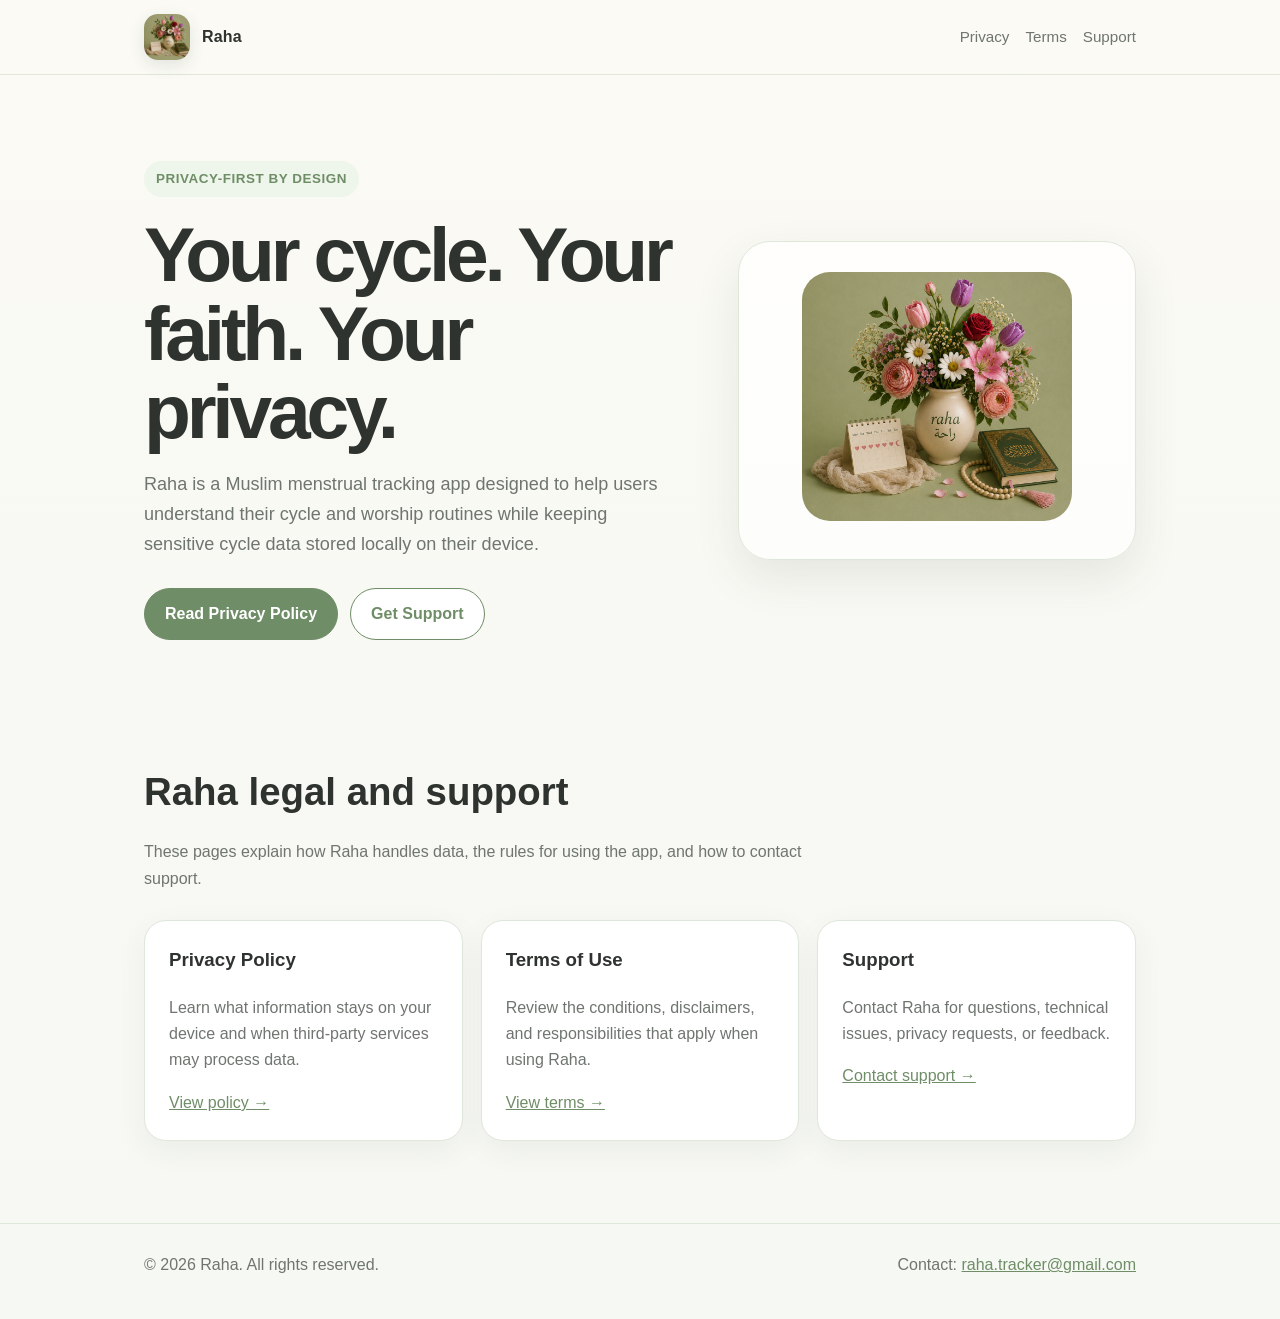
<file: index.html>
<!doctype html>
<html lang="en">
<head>
  <meta charset="utf-8">
  <meta name="viewport" content="width=device-width, initial-scale=1">
  <title>Raha — Privacy-first Muslim cycle tracking</title>
  <meta name="description" content="Official privacy, terms, and support pages for the Raha app.">
  <link rel="stylesheet" href="styles.css">
</head>
<body>
<header class="site-header">
  <nav class="nav">
    <a class="brand" href="index.html"><img src="raha-logo-v2.png" alt="Raha floral logo"><span>Raha</span></a>
    <div class="nav-links"><a href="privacy.html">Privacy</a><a href="terms.html">Terms</a><a href="support.html">Support</a></div>
  </nav>
</header>
<main>
  <section class="hero">
    <div>
      <span class="eyebrow">Privacy-first by design</span>
      <h1>Your cycle. Your faith. Your privacy.</h1>
      <p>Raha is a Muslim menstrual tracking app designed to help users understand their cycle and worship routines while keeping sensitive cycle data stored locally on their device.</p>
      <div class="button-row"><a class="button primary" href="privacy.html">Read Privacy Policy</a><a class="button secondary" href="support.html">Get Support</a></div>
    </div>
    <div class="hero-card"><img src="raha-logo-v2.png" alt="Raha logo featuring a floral arrangement"></div>
  </section>
  <section class="section">
    <h2>Raha legal and support</h2>
    <p class="section-intro">These pages explain how Raha handles data, the rules for using the app, and how to contact support.</p>
    <div class="card-grid">
      <article class="card"><h3>Privacy Policy</h3><p>Learn what information stays on your device and when third-party services may process data.</p><a href="privacy.html">View policy →</a></article>
      <article class="card"><h3>Terms of Use</h3><p>Review the conditions, disclaimers, and responsibilities that apply when using Raha.</p><a href="terms.html">View terms →</a></article>
      <article class="card"><h3>Support</h3><p>Contact Raha for questions, technical issues, privacy requests, or feedback.</p><a href="support.html">Contact support →</a></article>
    </div>
  </section>
</main>
<footer><div class="footer-inner"><span>© 2026 Raha. All rights reserved.</span><span>Contact: <a href="mailto:raha.tracker@gmail.com">raha.tracker@gmail.com</a></span></div></footer>
</body>
</html>
</file>
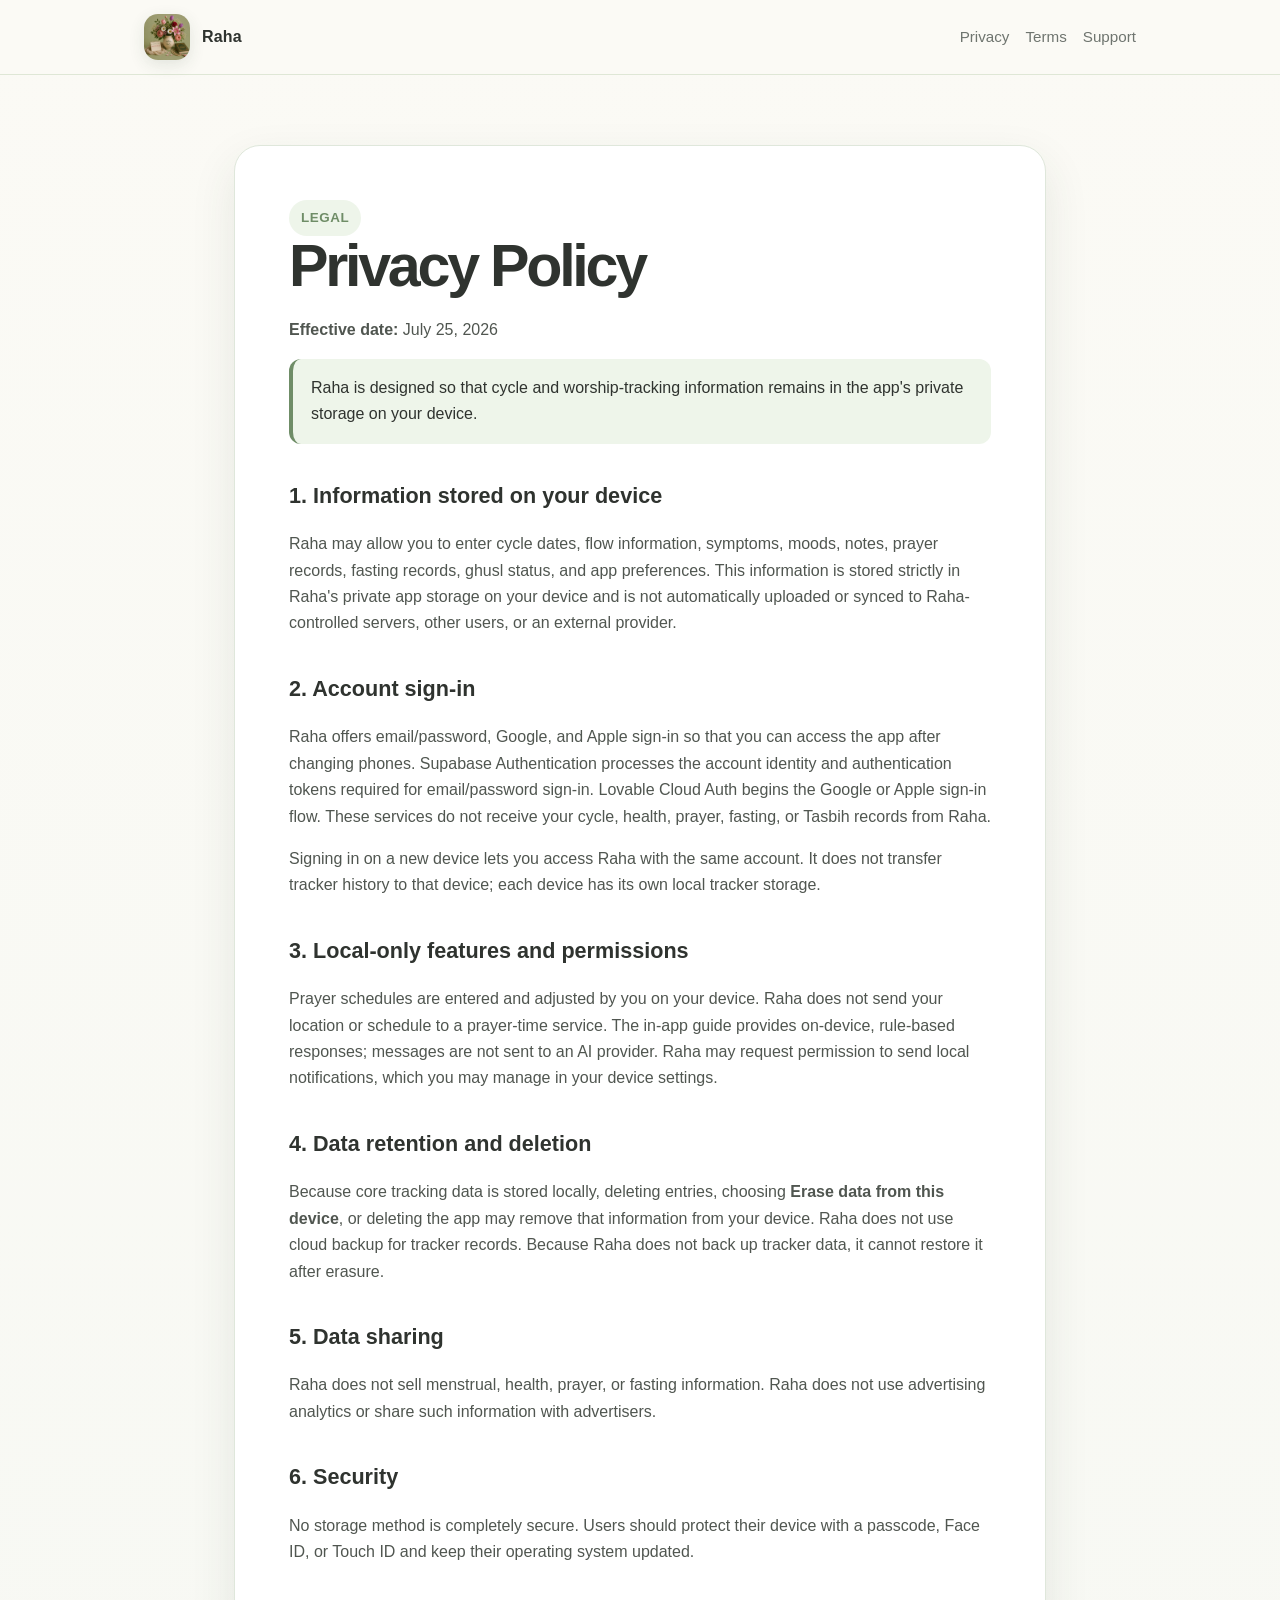
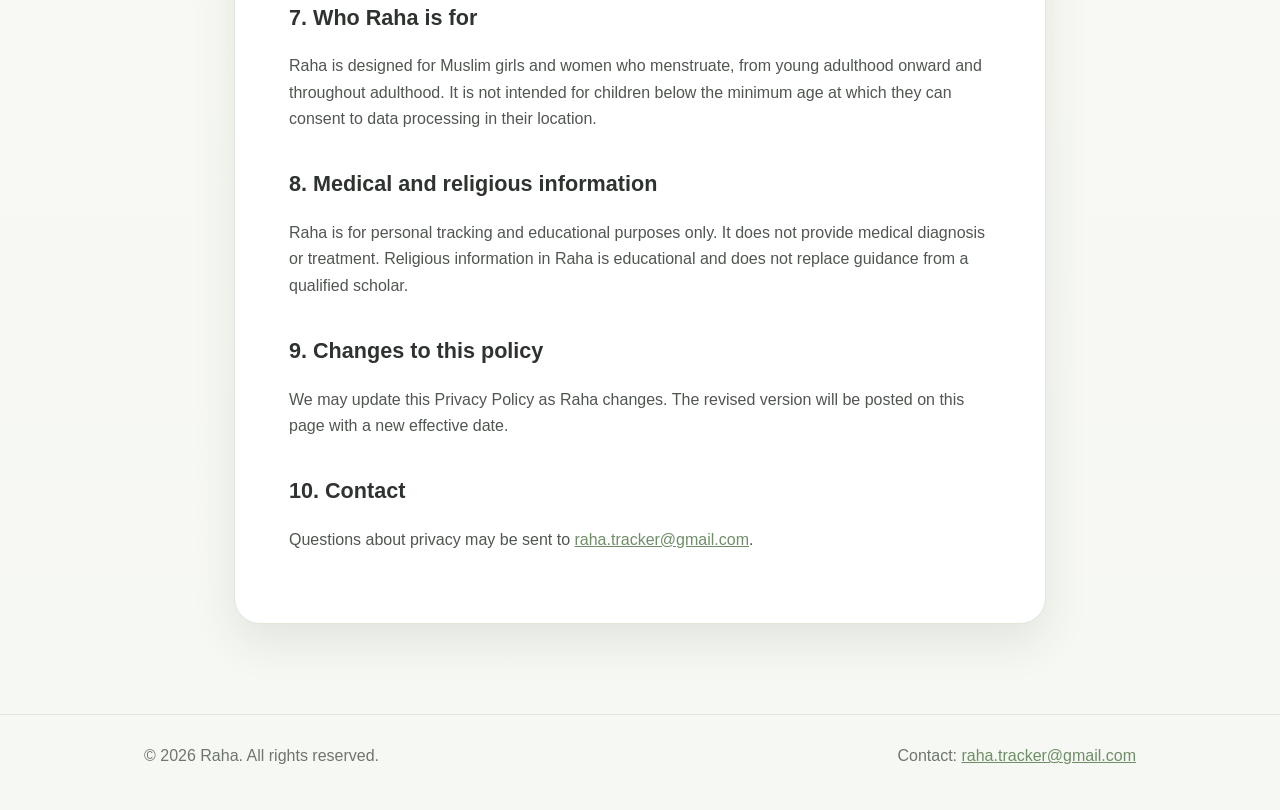
<file: privacy.html>
<!doctype html>
<html lang="en">
<head><meta charset="utf-8"><meta name="viewport" content="width=device-width, initial-scale=1"><title>Privacy Policy — Raha</title><link rel="stylesheet" href="styles.css"></head>
<body>
<header class="site-header"><nav class="nav"><a class="brand" href="index.html"><img src="raha-logo-v2.png" alt="Raha floral logo"><span>Raha</span></a><div class="nav-links"><a href="privacy.html">Privacy</a><a href="terms.html">Terms</a><a href="support.html">Support</a></div></nav></header>
<main class="page-shell"><article class="document">
  <span class="eyebrow">Legal</span><h1>Privacy Policy</h1><p><strong>Effective date:</strong> July 25, 2026</p>
  <div class="notice">Raha is designed so that cycle and worship-tracking information remains in the app&apos;s private storage on your device.</div>
  <h2>1. Information stored on your device</h2><p>Raha may allow you to enter cycle dates, flow information, symptoms, moods, notes, prayer records, fasting records, ghusl status, and app preferences. This information is stored strictly in Raha&apos;s private app storage on your device and is not automatically uploaded or synced to Raha-controlled servers, other users, or an external provider.</p>
  <h2>2. Account sign-in</h2><p>Raha offers email/password, Google, and Apple sign-in so that you can access the app after changing phones. Supabase Authentication processes the account identity and authentication tokens required for email/password sign-in. Lovable Cloud Auth begins the Google or Apple sign-in flow. These services do not receive your cycle, health, prayer, fasting, or Tasbih records from Raha.</p><p>Signing in on a new device lets you access Raha with the same account. It does not transfer tracker history to that device; each device has its own local tracker storage.</p>
  <h2>3. Local-only features and permissions</h2><p>Prayer schedules are entered and adjusted by you on your device. Raha does not send your location or schedule to a prayer-time service. The in-app guide provides on-device, rule-based responses; messages are not sent to an AI provider. Raha may request permission to send local notifications, which you may manage in your device settings.</p>
  <h2>4. Data retention and deletion</h2><p>Because core tracking data is stored locally, deleting entries, choosing <strong>Erase data from this device</strong>, or deleting the app may remove that information from your device. Raha does not use cloud backup for tracker records. Because Raha does not back up tracker data, it cannot restore it after erasure.</p>
  <h2>5. Data sharing</h2><p>Raha does not sell menstrual, health, prayer, or fasting information. Raha does not use advertising analytics or share such information with advertisers.</p>
  <h2>6. Security</h2><p>No storage method is completely secure. Users should protect their device with a passcode, Face ID, or Touch ID and keep their operating system updated.</p>
  <h2>7. Who Raha is for</h2><p>Raha is designed for Muslim girls and women who menstruate, from young adulthood onward and throughout adulthood. It is not intended for children below the minimum age at which they can consent to data processing in their location.</p>
  <h2>8. Medical and religious information</h2><p>Raha is for personal tracking and educational purposes only. It does not provide medical diagnosis or treatment. Religious information in Raha is educational and does not replace guidance from a qualified scholar.</p>
  <h2>9. Changes to this policy</h2><p>We may update this Privacy Policy as Raha changes. The revised version will be posted on this page with a new effective date.</p>
  <h2>10. Contact</h2><p>Questions about privacy may be sent to <a href="mailto:raha.tracker@gmail.com">raha.tracker@gmail.com</a>.</p>
</article></main>
<footer><div class="footer-inner"><span>© 2026 Raha. All rights reserved.</span><span>Contact: <a href="mailto:raha.tracker@gmail.com">raha.tracker@gmail.com</a></span></div></footer>
</body>
</html>
</file>
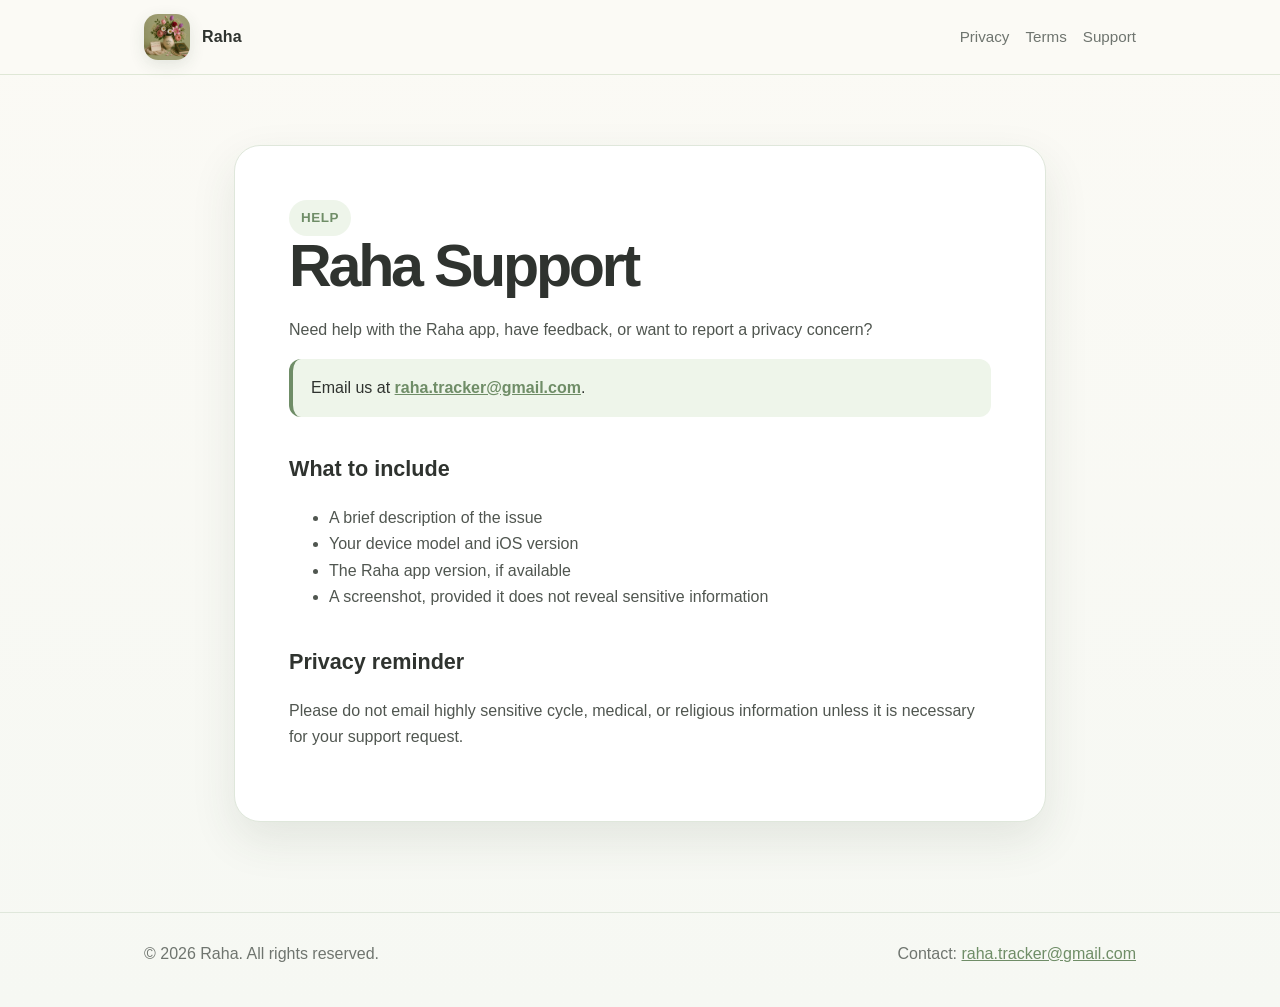
<file: support.html>
<!doctype html>
<html lang="en">
<head><meta charset="utf-8"><meta name="viewport" content="width=device-width, initial-scale=1"><title>Support — Raha</title><link rel="stylesheet" href="styles.css"></head>
<body>
<header class="site-header"><nav class="nav"><a class="brand" href="index.html"><img src="raha-logo-v2.png" alt="Raha floral logo"><span>Raha</span></a><div class="nav-links"><a href="privacy.html">Privacy</a><a href="terms.html">Terms</a><a href="support.html">Support</a></div></nav></header>
<main class="page-shell"><article class="document">
  <span class="eyebrow">Help</span><h1>Raha Support</h1><p>Need help with the Raha app, have feedback, or want to report a privacy concern?</p>
  <div class="notice">Email us at <a href="mailto:raha.tracker@gmail.com"><strong>raha.tracker@gmail.com</strong></a>.</div>
  <h2>What to include</h2><ul><li>A brief description of the issue</li><li>Your device model and iOS version</li><li>The Raha app version, if available</li><li>A screenshot, provided it does not reveal sensitive information</li></ul>
  <h2>Privacy reminder</h2><p>Please do not email highly sensitive cycle, medical, or religious information unless it is necessary for your support request.</p>
</article></main>
<footer><div class="footer-inner"><span>© 2026 Raha. All rights reserved.</span><span>Contact: <a href="mailto:raha.tracker@gmail.com">raha.tracker@gmail.com</a></span></div></footer>
</body>
</html>
</file>
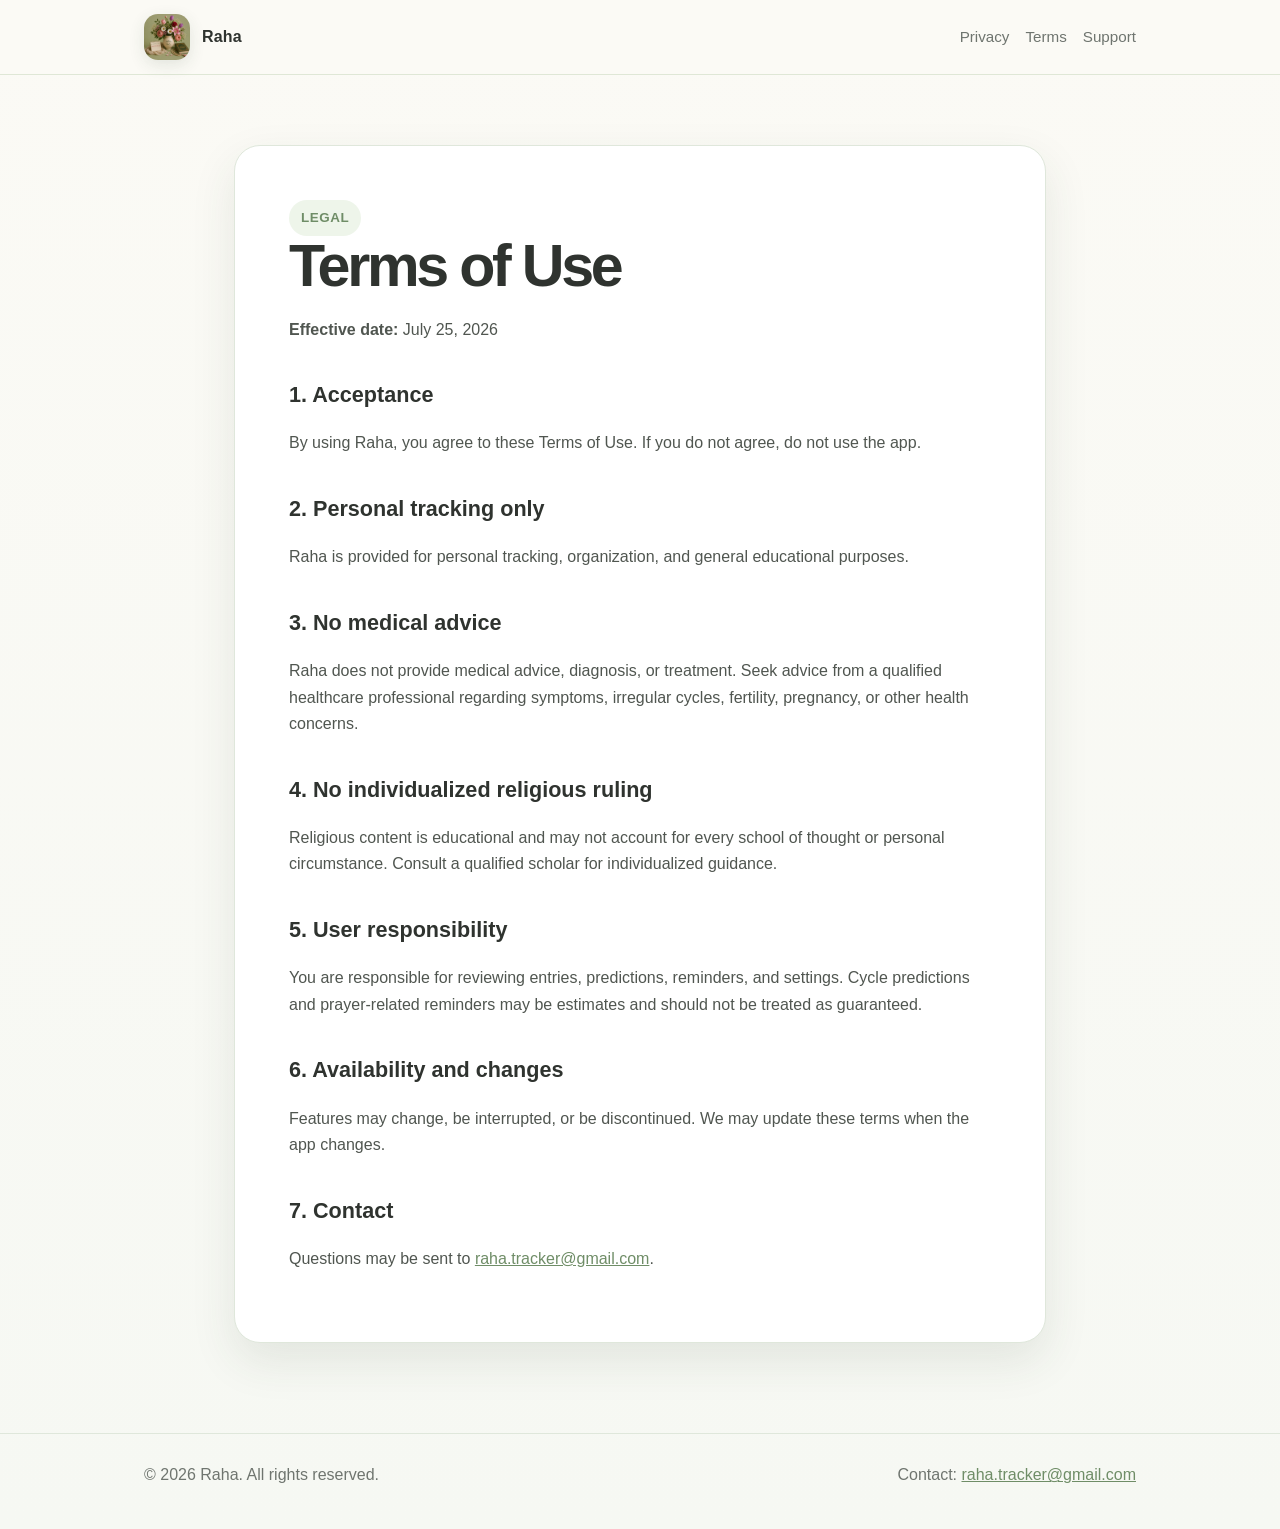
<file: terms.html>
<!doctype html>
<html lang="en">
<head><meta charset="utf-8"><meta name="viewport" content="width=device-width, initial-scale=1"><title>Terms of Use — Raha</title><link rel="stylesheet" href="styles.css"></head>
<body>
<header class="site-header"><nav class="nav"><a class="brand" href="index.html"><img src="raha-logo-v2.png" alt="Raha floral logo"><span>Raha</span></a><div class="nav-links"><a href="privacy.html">Privacy</a><a href="terms.html">Terms</a><a href="support.html">Support</a></div></nav></header>
<main class="page-shell"><article class="document">
  <span class="eyebrow">Legal</span><h1>Terms of Use</h1><p><strong>Effective date:</strong> July 25, 2026</p>
  <h2>1. Acceptance</h2><p>By using Raha, you agree to these Terms of Use. If you do not agree, do not use the app.</p>
  <h2>2. Personal tracking only</h2><p>Raha is provided for personal tracking, organization, and general educational purposes.</p>
  <h2>3. No medical advice</h2><p>Raha does not provide medical advice, diagnosis, or treatment. Seek advice from a qualified healthcare professional regarding symptoms, irregular cycles, fertility, pregnancy, or other health concerns.</p>
  <h2>4. No individualized religious ruling</h2><p>Religious content is educational and may not account for every school of thought or personal circumstance. Consult a qualified scholar for individualized guidance.</p>
  <h2>5. User responsibility</h2><p>You are responsible for reviewing entries, predictions, reminders, and settings. Cycle predictions and prayer-related reminders may be estimates and should not be treated as guaranteed.</p>
  <h2>6. Availability and changes</h2><p>Features may change, be interrupted, or be discontinued. We may update these terms when the app changes.</p>
  <h2>7. Contact</h2><p>Questions may be sent to <a href="mailto:raha.tracker@gmail.com">raha.tracker@gmail.com</a>.</p>
</article></main>
<footer><div class="footer-inner"><span>© 2026 Raha. All rights reserved.</span><span>Contact: <a href="mailto:raha.tracker@gmail.com">raha.tracker@gmail.com</a></span></div></footer>
</body>
</html>
</file>
<file: styles.css>
:root {
  --sage: #a9c39b;
  --sage-dark: #6f8d67;
  --sage-soft: #eef5ea;
  --cream: #fbfaf5;
  --ink: #2f332f;
  --muted: #6f756f;
  --line: #dfe7db;
  --white: #ffffff;
  --shadow: 0 18px 45px rgba(53, 72, 51, 0.10);
}

* { box-sizing: border-box; }

html { scroll-behavior: smooth; }

body {
  margin: 0;
  font-family: -apple-system, BlinkMacSystemFont, "Segoe UI", Arial, sans-serif;
  background: linear-gradient(180deg, var(--cream) 0%, #f6f8f3 100%);
  color: var(--ink);
  line-height: 1.65;
}

a { color: var(--sage-dark); }

.site-header {
  position: sticky;
  top: 0;
  z-index: 20;
  backdrop-filter: blur(14px);
  background: rgba(251, 250, 245, 0.88);
  border-bottom: 1px solid rgba(169,195,155,.35);
}

.nav {
  max-width: 1040px;
  margin: 0 auto;
  padding: 14px 24px;
  display: flex;
  align-items: center;
  justify-content: space-between;
  gap: 18px;
}

.brand {
  display: flex;
  align-items: center;
  gap: 12px;
  text-decoration: none;
  color: var(--ink);
  font-weight: 700;
  letter-spacing: .2px;
}

.brand img {
  width: 46px;
  height: 46px;
  border-radius: 14px;
  object-fit: cover;
  box-shadow: 0 5px 16px rgba(53,72,51,.12);
}

.nav-links {
  display: flex;
  flex-wrap: wrap;
  gap: 16px;
  font-size: .95rem;
}

.nav-links a {
  text-decoration: none;
  color: var(--muted);
}

.nav-links a:hover { color: var(--ink); }

.hero {
  max-width: 1040px;
  margin: 0 auto;
  padding: 86px 24px 54px;
  display: grid;
  grid-template-columns: 1.15fr .85fr;
  gap: 56px;
  align-items: center;
}

.eyebrow {
  display: inline-block;
  padding: 7px 12px;
  border-radius: 999px;
  background: var(--sage-soft);
  color: var(--sage-dark);
  font-weight: 700;
  font-size: .84rem;
  letter-spacing: .04em;
  text-transform: uppercase;
}

h1 {
  font-size: clamp(2.6rem, 6vw, 5rem);
  line-height: 1.02;
  margin: 18px 0 20px;
  letter-spacing: -0.055em;
}

.hero p {
  font-size: 1.13rem;
  color: var(--muted);
  max-width: 640px;
}

.hero-card {
  background: rgba(255,255,255,.76);
  border: 1px solid var(--line);
  border-radius: 32px;
  padding: 30px;
  text-align: center;
  box-shadow: var(--shadow);
}

.hero-card img {
  width: min(100%, 270px);
  border-radius: 28px;
}

.button-row {
  display: flex;
  flex-wrap: wrap;
  gap: 12px;
  margin-top: 28px;
}

.button {
  display: inline-block;
  border-radius: 999px;
  padding: 12px 20px;
  text-decoration: none;
  font-weight: 700;
  border: 1px solid var(--sage-dark);
}

.button.primary {
  background: var(--sage-dark);
  color: white;
}

.button.secondary {
  background: white;
  color: var(--sage-dark);
}

.section {
  max-width: 1040px;
  margin: 0 auto;
  padding: 34px 24px 82px;
}

.section h2 {
  font-size: clamp(1.9rem, 3vw, 2.8rem);
  margin-bottom: 10px;
}

.section-intro {
  color: var(--muted);
  max-width: 700px;
  margin-bottom: 28px;
}

.card-grid {
  display: grid;
  grid-template-columns: repeat(3, 1fr);
  gap: 18px;
}

.card {
  background: var(--white);
  border: 1px solid var(--line);
  border-radius: 22px;
  padding: 24px;
  box-shadow: 0 10px 30px rgba(53,72,51,.06);
}

.card h3 { margin-top: 0; }
.card p { color: var(--muted); }

.page-shell {
  max-width: 860px;
  margin: 0 auto;
  padding: 70px 24px 90px;
}

.document {
  background: white;
  border: 1px solid var(--line);
  border-radius: 26px;
  padding: clamp(24px, 5vw, 54px);
  box-shadow: var(--shadow);
}

.document h1 {
  font-size: clamp(2.2rem, 5vw, 3.7rem);
  margin-top: 0;
}

.document h2 {
  margin-top: 34px;
  font-size: 1.35rem;
}

.document p, .document li {
  color: #505650;
}

.notice {
  background: var(--sage-soft);
  border-left: 4px solid var(--sage-dark);
  padding: 16px 18px;
  border-radius: 12px;
}

footer {
  border-top: 1px solid var(--line);
  color: var(--muted);
}

.footer-inner {
  max-width: 1040px;
  margin: 0 auto;
  padding: 28px 24px 40px;
  display: flex;
  justify-content: space-between;
  gap: 20px;
  flex-wrap: wrap;
}

@media (max-width: 760px) {
  .hero { grid-template-columns: 1fr; padding-top: 58px; }
  .hero-card { order: -1; }
  .card-grid { grid-template-columns: 1fr; }
  .nav { align-items: flex-start; }
  .nav-links { justify-content: flex-end; }
}
</file>
